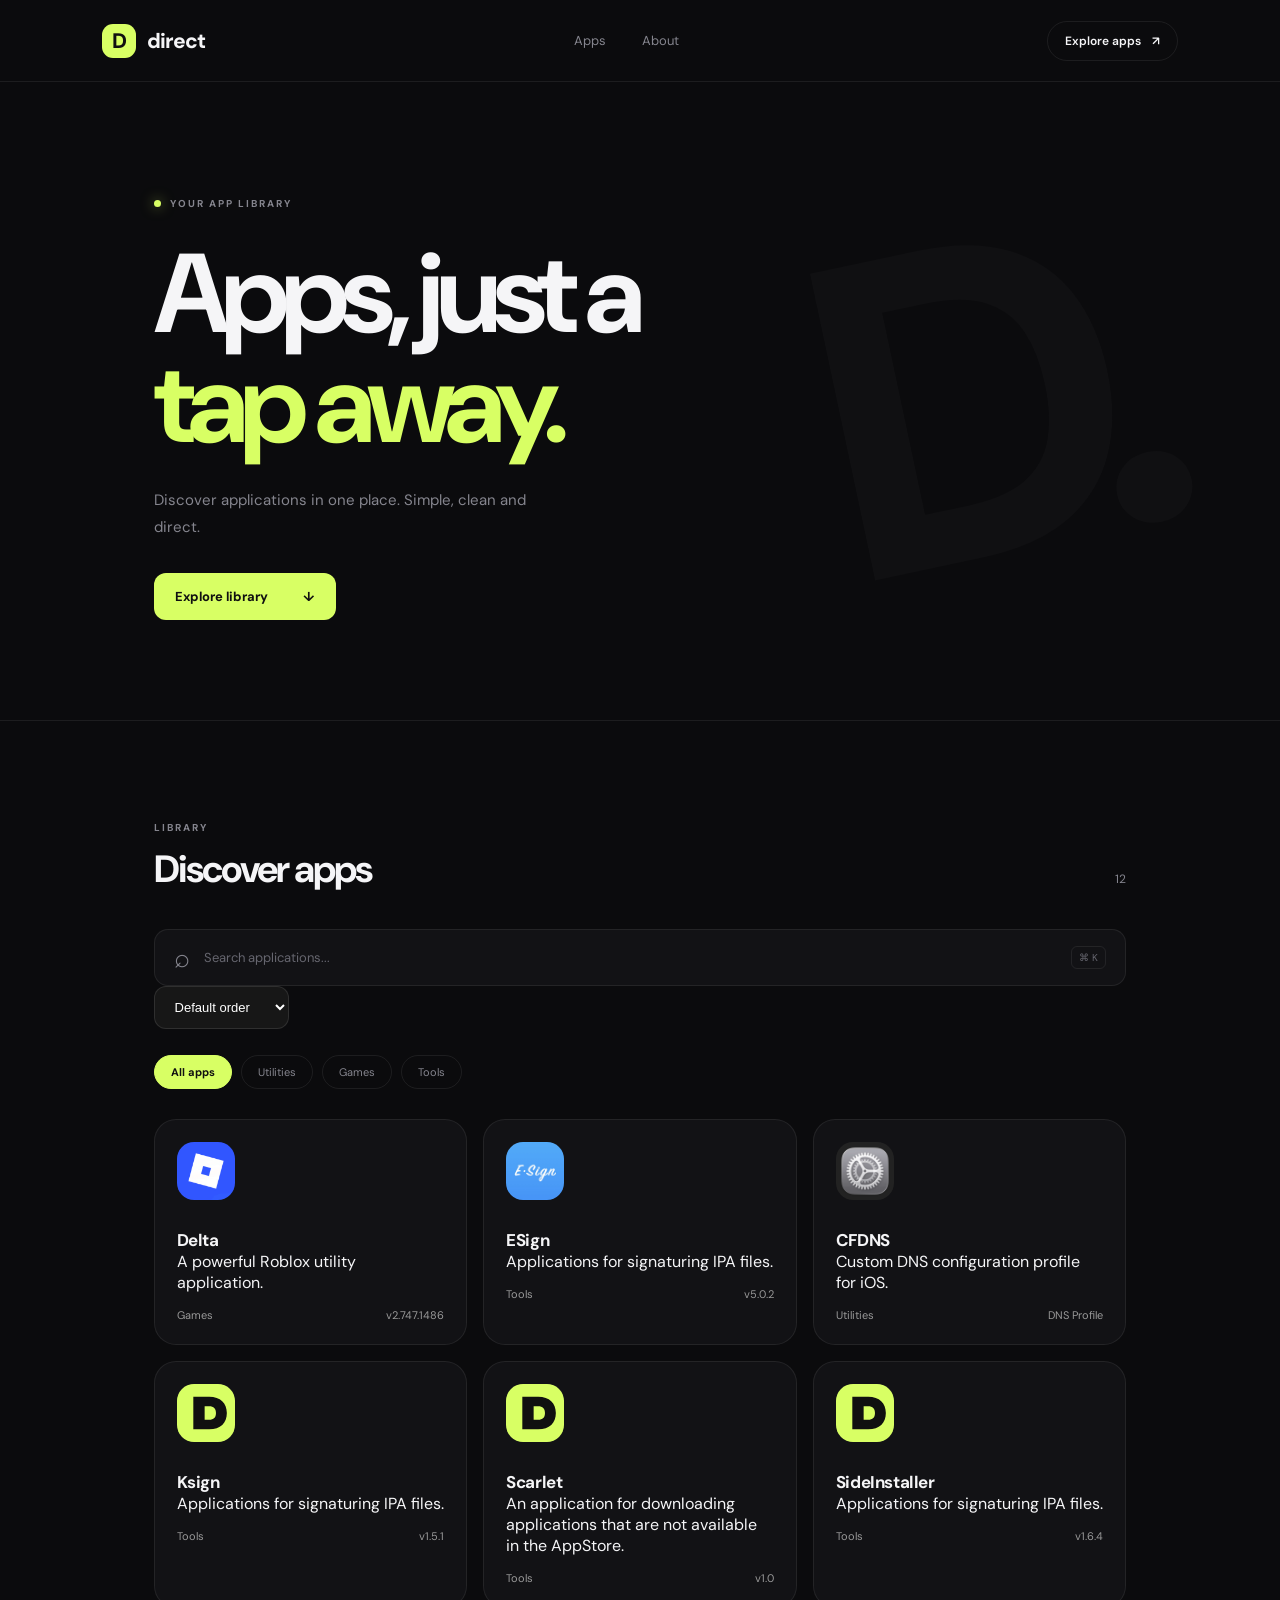
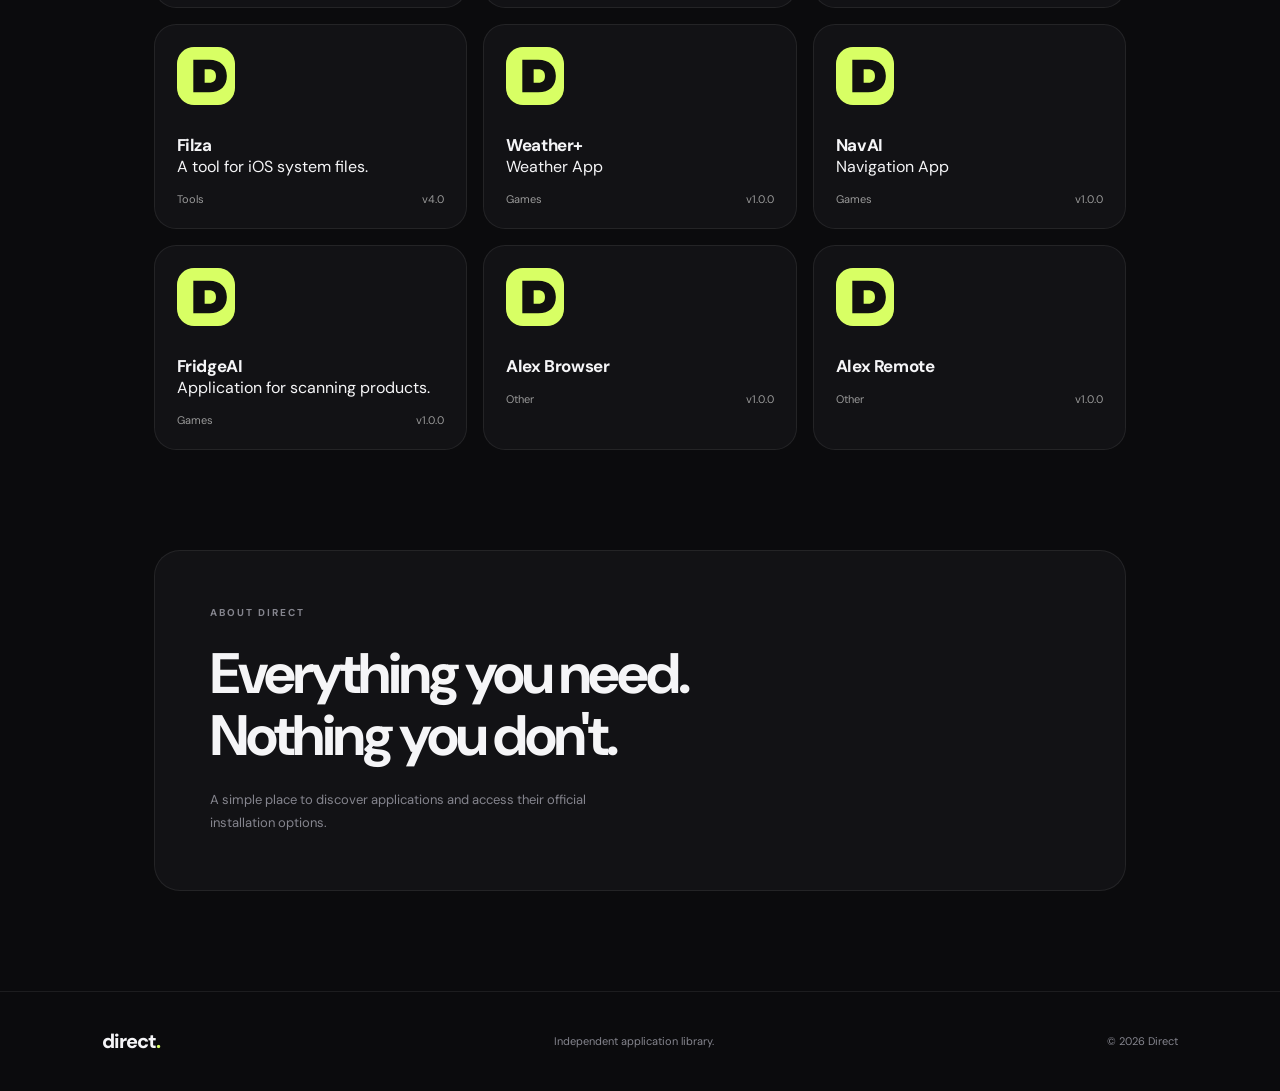
<file: index.html>
<!DOCTYPE html>
<html lang="en">
<head>
    <meta charset="UTF-8">
    <meta name="viewport" content="width=device-width, initial-scale=1.0">
    <meta name="theme-color" content="#0b0b0d">

    <title>Direct — App Library</title>
    <meta name="description" content="Discover and install your favorite apps with Direct.">

    <link rel="stylesheet" href="style.css">
</head>
<body>

    <header class="navbar">
        <a href="#" class="brand">
            <div class="brand-icon">D</div>
            <span>direct</span>
        </a>

        <div class="nav-links">
            <a href="#apps">Apps</a>
            <a href="#about">About</a>
        </div>

        <a href="#apps" class="nav-button">Explore apps <span>↗</span></a>
    </header>

    <main>
        <section class="hero">
            <div class="hero-label">
                <span class="status-dot"></span>
                YOUR APP LIBRARY
            </div>

            <h1>Apps, just a<br><span>tap away.</span></h1>

            <p>
                Discover applications in one place.
                Simple, clean and direct.
            </p>

            <a href="#apps" class="primary-button">
                Explore library <span>↓</span>
            </a>

            <div class="hero-decoration">D.</div>
        </section>

        <section class="apps-section" id="apps">
            <div class="section-header">
                <div>
                    <div class="section-label">LIBRARY</div>
                    <h2>Discover apps</h2>
                </div>

                <span class="app-count" id="appCount">0 apps</span>
            </div>

            <div class="search-wrapper">
                <span class="search-icon">⌕</span>
                <input
                    type="search"
                    id="searchInput"
                    placeholder="Search applications..."
                    autocomplete="off"
                >
                <span class="search-shortcut">⌘ K</span>
            </div>

            <select id="sortSelect" class="sort-select">
    <option value="default">Default order</option>
    <option value="name">Name: A–Z</option>
    <option value="newest">Newest first</option>
    <option value="version">Latest version</option>
</select>

            <div class="category-list">
                <button class="category active" data-category="All">All apps</button>
                <button class="category" data-category="Utilities">Utilities</button>
                <button class="category" data-category="Games">Games</button>
                <button class="category" data-category="Tools">Tools</button>
            </div>

            <div class="apps-grid" id="appsGrid">
                <div class="loading">Loading applications...</div>
            </div>
        </section>

        <section class="about-section" id="about">
            <div class="about-card">
                <div class="about-label">ABOUT DIRECT</div>
                <h2>Everything you need.<br>Nothing you don't.</h2>
                <p>
                    A simple place to discover applications
                    and access their official installation options.
                </p>
            </div>
        </section>
    </main>

    <footer>
        <a href="#" class="footer-brand">direct<span>.</span></a>
        <p>Independent application library.</p>
        <span class="copyright">© 2026 Direct</span>
    </footer>

    <script src="script.js"></script>
</body>
</html>
</file>
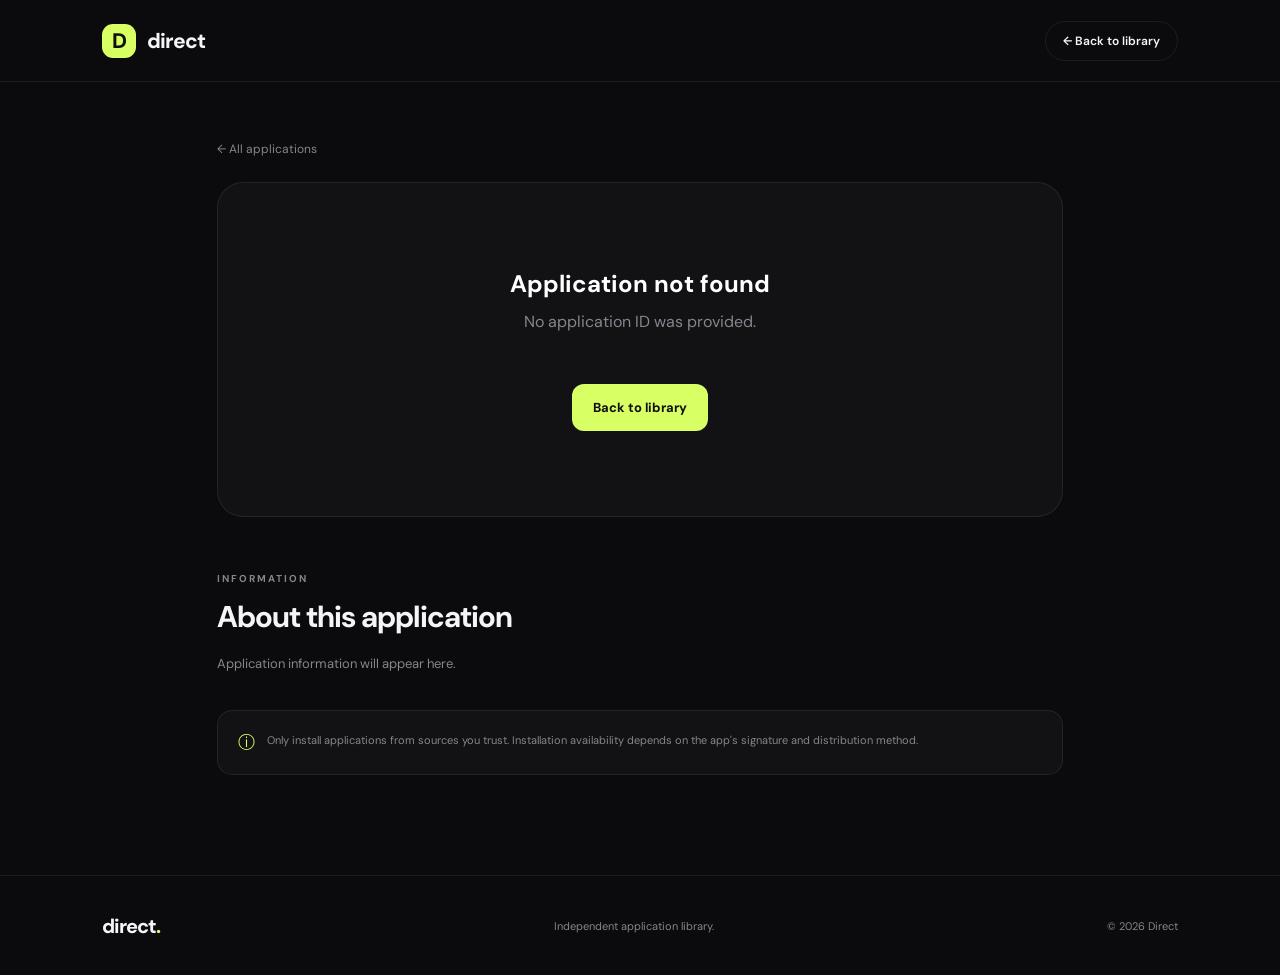
<file: app.html>
<!DOCTYPE html>
<html lang="en">
<head>
    <meta charset="UTF-8">
    <meta name="viewport" content="width=device-width, initial-scale=1.0">
    <meta name="theme-color" content="#0b0b0d">

    <title>Application — Direct</title>
    <meta name="description" content="Application details on Direct.">

    <link rel="stylesheet" href="style.css">
</head>
<body>

    <header class="navbar">
        <a href="./index.html" class="brand">
            <div class="brand-icon">D</div>
            <span>direct</span>
        </a>

        <a href="./index.html#apps" class="nav-button">
            ← Back to library
        </a>
    </header>

    <main class="app-detail-page">

        <a href="./index.html#apps" class="back-link">
            ← All applications
        </a>

        <section class="app-detail-card" id="appDetail">
            <div class="detail-loading">
                Loading application...
            </div>
        </section>

        <section class="detail-information">
            <div class="section-label">INFORMATION</div>
            <h2>About this application</h2>
            <p id="appLongDescription">
                Application information will appear here.
            </p>
        </section>

        <div class="detail-notice">
            <span class="notice-icon">ⓘ</span>
            <p>
                Only install applications from sources you trust.
                Installation availability depends on the app's
                signature and distribution method.
            </p>
        </div>

    </main>

    <footer>
        <a href="./index.html" class="footer-brand">direct<span>.</span></a>
        <p>Independent application library.</p>
        <span class="copyright">© 2026 Direct</span>
    </footer>

    <section class="screenshots-section" id="screenshotsSection">
    <h2>Screenshots</h2>
    <div class="screenshots-gallery" id="screenshotsGallery"></div>
</section>

    <script src="./gallery.js"></script>
    <script src="./app.js"></script>
    <script src="./release.js"></script>
</body>
</html>
</file>
<file: style.css>
@import url('https://fonts.googleapis.com/css2?family=DM+Sans:wght@400;500;600;700;800&display=swap');

:root {
    --bg: #0b0b0d;
    --surface: #121215;
    --surface-hover: #19191e;
    --border: rgba(255,255,255,0.075);
    --text: #f5f5f7;
    --muted: #85858e;
    --accent: #d8ff64;
    --radius: 22px;
}

* {
    margin: 0;
    padding: 0;
    box-sizing: border-box;
}

html {
    scroll-behavior: smooth;
}

body {
    background: var(--bg);
    color: var(--text);
    font-family: 'DM Sans', sans-serif;
    -webkit-font-smoothing: antialiased;
    overflow-x: hidden;
}

a {
    color: inherit;
    text-decoration: none;
}

button,
input {
    font: inherit;
}

/* NAVBAR */

.navbar {
    height: 82px;
    padding: 0 8%;
    display: flex;
    align-items: center;
    justify-content: space-between;
    border-bottom: 1px solid var(--border);
}

.brand {
    display: flex;
    align-items: center;
    gap: 11px;
    font-size: 21px;
    font-weight: 800;
    letter-spacing: -1px;
}

.brand-icon {
    width: 34px;
    height: 34px;
    background: var(--accent);
    color: #101010;
    border-radius: 11px;
    display: grid;
    place-items: center;
    font-size: 21px;
    font-weight: 800;
}

.nav-links {
    display: flex;
    gap: 36px;
    color: var(--muted);
    font-size: 13px;
}

.nav-links a,
.nav-button {
    transition: color .2s ease;
}

.nav-links a:hover {
    color: white;
}

.nav-button {
    font-size: 12px;
    font-weight: 600;
    border: 1px solid var(--border);
    border-radius: 30px;
    padding: 11px 17px;
}

.nav-button:hover {
    background: white;
    color: black;
}

.nav-button span {
    margin-left: 8px;
}

/* HERO */

.hero {
    position: relative;
    min-height: 570px;
    padding: 115px 12% 100px;
    overflow: hidden;
    border-bottom: 1px solid var(--border);
}

.hero-label,
.section-label,
.about-label {
    color: var(--muted);
    font-size: 10px;
    font-weight: 700;
    letter-spacing: 2px;
}

.hero-label {
    display: flex;
    align-items: center;
    gap: 9px;
}

.status-dot {
    width: 7px;
    height: 7px;
    background: var(--accent);
    border-radius: 50%;
    box-shadow: 0 0 13px rgba(216,255,100,.55);
}

.hero h1 {
    font-size: clamp(65px, 9vw, 112px);
    line-height: .98;
    letter-spacing: -8px;
    font-weight: 700;
    margin-top: 30px;
}

.hero h1 span {
    color: var(--accent);
}

.hero p {
    color: var(--muted);
    max-width: 390px;
    font-size: 15px;
    line-height: 1.8;
    margin-top: 27px;
}

.primary-button {
    display: inline-flex;
    align-items: center;
    gap: 35px;
    margin-top: 32px;
    background: var(--accent);
    color: #101010;
    padding: 15px 21px;
    border-radius: 12px;
    font-size: 13px;
    font-weight: 700;
    transition: transform .2s ease, box-shadow .2s ease;
}

.primary-button:hover {
    transform: translateY(-3px);
    box-shadow: 0 8px 30px rgba(216,255,100,.15);
}

.hero-decoration {
    position: absolute;
    right: 10%;
    top: 50%;
    transform: translateY(-50%) rotate(-12deg);
    font-size: clamp(220px, 35vw, 470px);
    font-weight: 800;
    letter-spacing: -35px;
    color: rgba(255,255,255,.018);
    pointer-events: none;
    user-select: none;
}

/* APP SECTION */

.apps-section {
    padding: 100px 12%;
}

.section-header {
    display: flex;
    justify-content: space-between;
    align-items: end;
}

.section-header h2 {
    font-size: 38px;
    letter-spacing: -2px;
    margin-top: 10px;
}

.app-count {
    color: var(--muted);
    font-size: 12px;
    padding-bottom: 7px;
}

.search-wrapper {
    display: flex;
    align-items: center;
    gap: 14px;
    margin-top: 35px;
    padding: 0 19px;
    height: 57px;
    border: 1px solid var(--border);
    background: var(--surface);
    border-radius: 14px;
    transition: border-color .2s ease;
}

.search-wrapper:focus-within {
    border-color: rgba(216,255,100,.5);
}

.search-icon {
    color: var(--muted);
    font-size: 27px;
}

.search-wrapper input {
    flex: 1;
    min-width: 0;
    height: 100%;
    outline: none;
    border: none;
    background: transparent;
    color: white;
    font-size: 13px;
}

.search-wrapper input::placeholder {
    color: #66666f;
}

.search-shortcut {
    color: #66666f;
    border: 1px solid var(--border);
    border-radius: 6px;
    padding: 4px 7px;
    font-size: 10px;
}

.category-list {
    display: flex;
    gap: 9px;
    margin: 26px 0 30px;
    flex-wrap: wrap;
}

.category {
    padding: 9px 16px;
    border: 1px solid var(--border);
    background: transparent;
    color: var(--muted);
    border-radius: 30px;
    font-size: 11px;
    cursor: pointer;
    transition: .2s ease;
}

.category:hover {
    color: white;
    border-color: rgba(255,255,255,.25);
}

.category.active {
    background: var(--accent);
    border-color: var(--accent);
    color: #101010;
    font-weight: 700;
}

/* APP CARDS */

.apps-grid {
    display: grid;
    grid-template-columns: repeat(3, minmax(0, 1fr));
    gap: 16px;
}

.app-card {
    min-width: 0;
    padding: 22px;
    background: var(--surface);
    border: 1px solid var(--border);
    border-radius: var(--radius);
    transition: transform .25s ease, background .25s ease, border-color .25s ease;
    animation: appear .45s ease both;
}

.app-card:hover {
    transform: translateY(-5px);
    background: var(--surface-hover);
    border-color: rgba(255,255,255,.15);
}

.app-card-top {
    display: flex;
    justify-content: space-between;
    align-items: start;
}

.app-icon {
    width: 58px;
    height: 58px;
    border-radius: 17px;
    object-fit: cover;
    background: #222;
}

.app-category {
    font-size: 9px;
    color: var(--muted);
    border: 1px solid var(--border);
    border-radius: 30px;
    padding: 6px 9px;
}

.app-card h3 {
    margin-top: 24px;
    font-size: 17px;
    letter-spacing: -.4px;
}

.app-description {
    margin-top: 8px;
    color: var(--muted);
    font-size: 11px;
    line-height: 1.7;
    min-height: 38px;
}

.app-card-bottom {
    display: flex;
    align-items: center;
    justify-content: space-between;
    margin-top: 22px;
    padding-top: 17px;
    border-top: 1px solid var(--border);
}

.app-version {
    color: var(--muted);
    font-size: 10px;
}

.app-link {
    font-size: 11px;
    font-weight: 700;
    color: var(--accent);
}

.app-link:hover {
    opacity: .7;
}

.loading,
.empty-state {
    grid-column: 1 / -1;
    color: var(--muted);
    text-align: center;
    padding: 55px 15px;
    font-size: 13px;
}

/* ABOUT */

.about-section {
    padding: 0 12% 100px;
}

.about-card {
    background: #121215;
    border: 1px solid var(--border);
    border-radius: 26px;
    padding: 55px;
}

.about-card h2 {
    font-size: clamp(35px, 5vw, 57px);
    letter-spacing: -3px;
    line-height: 1.1;
    margin-top: 24px;
}

.about-card p {
    color: var(--muted);
    max-width: 430px;
    font-size: 13px;
    line-height: 1.8;
    margin-top: 20px;
}

/* FOOTER */

footer {
    min-height: 100px;
    padding: 30px 8%;
    border-top: 1px solid var(--border);
    display: flex;
    justify-content: space-between;
    align-items: center;
    gap: 20px;
}

.footer-brand {
    font-size: 20px;
    font-weight: 800;
    letter-spacing: -1px;
}

.footer-brand span {
    color: var(--accent);
}

footer p,
.copyright {
    color: var(--muted);
    font-size: 11px;
}

/* ANIMATIONS */

@keyframes appear {
    from {
        opacity: 0;
        transform: translateY(12px);
    }

    to {
        opacity: 1;
        transform: translateY(0);
    }
}

/* RESPONSIVE */

@media (max-width: 900px) {
    .navbar {
        padding: 0 6%;
    }

    .hero {
        padding-left: 8%;
        padding-right: 8%;
    }

    .apps-section {
        padding-left: 8%;
        padding-right: 8%;
    }

    .about-section {
        padding-left: 8%;
        padding-right: 8%;
    } 
    .apps-grid {
        grid-template-columns: repeat(2, minmax(0, 1fr));
    }
}

@media (max-width: 600px) {
    .navbar {
        height: 70px;
        padding: 0 6%;
    }

    .nav-links {
        display: none;
    }

    .nav-button {
        font-size: 10px;
        padding: 10px 13px;
    }

    .hero {
        min-height: 490px;
        padding: 100px 7% 80px;
    }

    .hero h1 {
        font-size: clamp(60px, 15vw, 82px);
        letter-spacing: -5px;
    }

    .hero p {
        font-size: 13px;
    }

    .hero-decoration {
        right: -10%;
        top: 60%;
        font-size: 250px;
    }

    .apps-section {
        padding: 75px 6%;
    }

    .section-header h2 {
        font-size: 30px;
    }

    .apps-grid {
        grid-template-columns: 1fr;
        gap: 12px;
    }

    .app-card {
        padding: 20px;
    }

    .about-section {
        padding: 0 6% 75px;
    }

    .about-card {
        padding: 30px 24px;
    }

    .about-card h2 {
        letter-spacing: -2px;
    }

    footer {
        flex-wrap: wrap;
        padding: 25px 6%;
    }

    footer p {
        order: 3;
        width: 100%;
    }
}

@media (prefers-reduced-motion: reduce) {
    *,
    *::before,
    *::after {
        scroll-behavior: auto !important;
        animation-duration: .01ms !important;
        transition-duration: .01ms !important;
    }
}

/* APPLICATION DETAIL PAGE */

.app-detail-page {
    max-width: 1000px;
    margin: 0 auto;
    padding: 55px 6% 100px;
}

.back-link {
    display: inline-block;
    color: var(--muted);
    font-size: 12px;
    margin-bottom: 25px;
    transition: color .2s ease;
}

.back-link:hover {
    color: white;
}

.app-detail-card {
    background: var(--surface);
    border: 1px solid var(--border);
    border-radius: 26px;
    padding: 40px;
}

.detail-loading,
.detail-error {
    color: var(--muted);
    text-align: center;
    padding: 45px 15px;
}

.detail-error h2 {
    color: white;
    margin-bottom: 12px;
}

.detail-error p {
    margin-bottom: 20px;
}

.detail-header {
    display: flex;
    align-items: center;
    gap: 24px;
}

.detail-icon {
    width: 100px;
    height: 100px;
    border-radius: 25px;
    object-fit: cover;
    background: #222;
}

.detail-title h1 {
    font-size: 38px;
    letter-spacing: -2px;
    margin-top: 12px;
}

.detail-version {
    color: var(--muted);
    font-size: 12px;
    margin-top: 7px;
}

.detail-description {
    color: var(--muted);
    font-size: 14px;
    line-height: 1.8;
    margin-top: 30px;
    max-width: 650px;
}

.detail-actions {
    margin-top: 30px;
}

.install-button {
    border: none;
    border-radius: 12px;
    padding: 16px 24px;
    background: var(--accent);
    color: #101010;
    font-size: 13px;
    font-weight: 700;
    cursor: pointer;
    transition: transform .2s ease, opacity .2s ease;
}

.install-button:hover:not(:disabled) {
    transform: translateY(-2px);
}

.install-button:disabled {
    opacity: .4;
    cursor: not-allowed;
}

.detail-metadata {
    display: flex;
    flex-wrap: wrap;
    gap: 12px;
    margin-top: 35px;
    padding-top: 22px;
    border-top: 1px solid var(--border);
}

.metadata-item {
    color: var(--muted);
    font-size: 11px;
}

.detail-information {
    padding: 55px 0 35px;
}

.detail-information h2 {
    font-size: 30px;
    letter-spacing: -1px;
    margin-top: 12px;
}

.detail-information p {
    color: var(--muted);
    font-size: 13px;
    line-height: 1.8;
    margin-top: 16px;
}

.detail-notice {
    display: flex;
    align-items: flex-start;
    gap: 12px;
    padding: 20px;
    border: 1px solid var(--border);
    border-radius: 15px;
    background: var(--surface);
}

.notice-icon {
    color: var(--accent);
    font-size: 17px;
}

.detail-notice p {
    color: var(--muted);
    font-size: 11px;
    line-height: 1.7;
}

@media (max-width: 600px) {
    .app-detail-page {
        padding-top: 35px;
    }

    .app-detail-card {
        padding: 25px 20px;
    }

    .detail-header {
        gap: 17px;
    }

    .detail-icon {
        width: 75px;
        height: 75px;
        border-radius: 19px;
    }

    .detail-title h1 {
        font-size: 27px;
    }

    .install-button {
        width: 100%;
    }
}

.screenshots-section {
    width: 100%;
    max-width: 1000px;
    margin: 50px auto;
}

.screenshots-section[hidden] {
    display: none;
}

.screenshots-section h2 {
    font-size: 24px;
    margin-bottom: 20px;
    letter-spacing: -1px;
}

.screenshots-gallery {
    display: flex;
    gap: 16px;
    overflow-x: auto;
    padding: 5px 0 20px;
    scroll-snap-type: x mandatory;
    scrollbar-width: thin;
}

.screenshots-gallery img {
    width: 220px;
    height: 440px;
    object-fit: cover;
    flex-shrink: 0;
    border-radius: 22px;
    border: 1px solid rgba(255,255,255,.1);
    scroll-snap-align: start;
    background: #171717;
}

@media (max-width: 600px) {
    .screenshots-gallery img {
        width: 190px;
        height: 380px;
    }
}

.sort-select {
    background: #171717;
    color: #fff;
    border: 1px solid rgba(255,255,255,.1);
    border-radius: 12px;
    padding: 12px 16px;
    font-size: 13px;
    outline: none;
    cursor: pointer;
}

.sort-select:focus {
    border-color: #d8ff64;
}

.empty-state,
.apps-error {
    grid-column: 1 / -1;
    text-align: center;
    padding: 45px 20px;
    color: #999;
}

.empty-state h3 {
    color: #fff;
    margin-bottom: 8px;
}

.app-card-meta {
    display: flex;
    justify-content: space-between;
    gap: 10px;
    margin-top: 15px;
    color: #999;
    font-size: 11px;
}

.release-panel {
    width: 100%;
    max-width: 1000px;
    margin: 35px auto;
    padding: 26px;
    background: #141414;
    border: 1px solid rgba(255,255,255,.08);
    border-radius: 22px;
}

.release-heading {
    display: flex;
    justify-content: space-between;
    align-items: center;
    gap: 12px;
    flex-wrap: wrap;
    margin-bottom: 25px;
}

.release-heading h2 {
    font-size: 24px;
    letter-spacing: -1px;
}

.release-status {
    font-size: 11px;
    padding: 8px 12px;
    border-radius: 30px;
    background: #252525;
    color: #aaa;
}

.release-status.available {
    color: #d8ff64;
    background: rgba(216,255,100,.09);
}

.release-status.unavailable {
    color: #ff8585;
    background: rgba(255,80,80,.09);
}

.release-info {
    display: grid;
    grid-template-columns: repeat(3, 1fr);
    gap: 12px;
    margin-bottom: 24px;
}

.release-info-item {
    display: flex;
    flex-direction: column;
    gap: 8px;
    padding: 15px;
    background: #1d1d1d;
    border-radius: 14px;
    min-width: 0;
}

.release-info-item span {
    color: #888;
    font-size: 11px;
}

.release-info-item strong {
    color: #fff;
    font-size: 14px;
    overflow-wrap: anywhere;
}

.release-buttons {
    display: flex;
    gap: 12px;
}

.release-download {
    display: block;
    width: 100%;
    padding: 16px;
    text-align: center;
    border-radius: 14px;
    background: #d8ff64;
    color: #101010;
    font-weight: 700;
    text-decoration: none;
    transition: .2s;
}

.release-download:not(.disabled):active {
    transform: scale(.98);
}

.release-download.disabled {
    opacity: .35;
    pointer-events: none;
}

.release-message {
    margin-top: 16px;
    color: #888;
    font-size: 12px;
    line-height: 1.6;
}

@media (max-width: 600px) {
    .release-panel {
        padding: 20px;
    }

    .release-info {
        grid-template-columns: 1fr;
    }
}

.release-download {
    display: flex;
    align-items: center;
    justify-content: center;
    gap: 10px;
    width: 100%;
    min-height: 54px;
    padding: 16px 22px;
    border-radius: 15px;
    background: #d8ff64;
    color: #101010;
    font-size: 15px;
    font-weight: 750;
    text-decoration: none;
    border: 1px solid rgba(216,255,100,.4);
    box-shadow: 0 5px 20px rgba(216,255,100,.12);
    transition: transform .2s ease, box-shadow .2s ease;
}

.release-download::before {
    content: "↓";
    font-size: 21px;
    font-weight: 800;
}

.release-download:not(.disabled):hover {
    transform: translateY(-2px);
    box-shadow: 0 8px 25px rgba(216,255,100,.22);
}

.release-download:not(.disabled):active {
    transform: scale(.97);
}

.release-download.disabled {
    opacity: .35;
    pointer-events: none;
    box-shadow: none;
}
</file>
